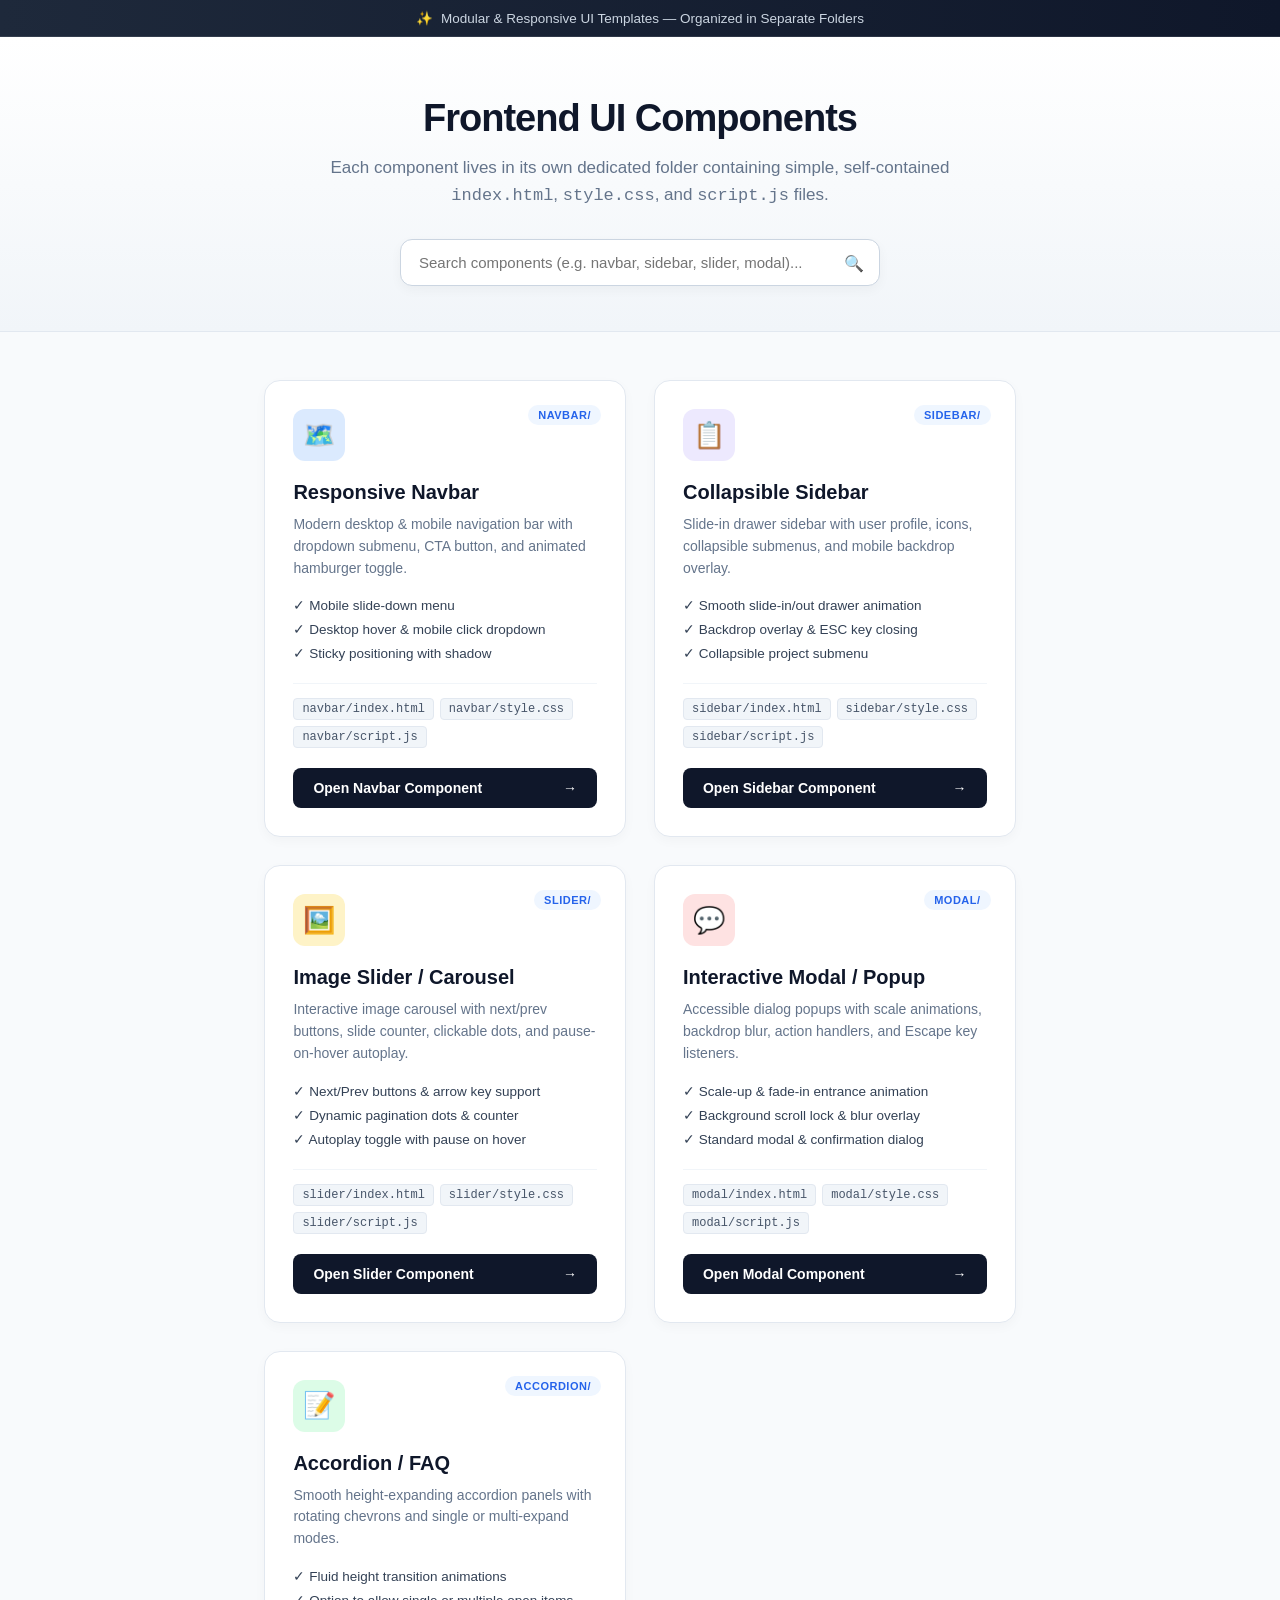
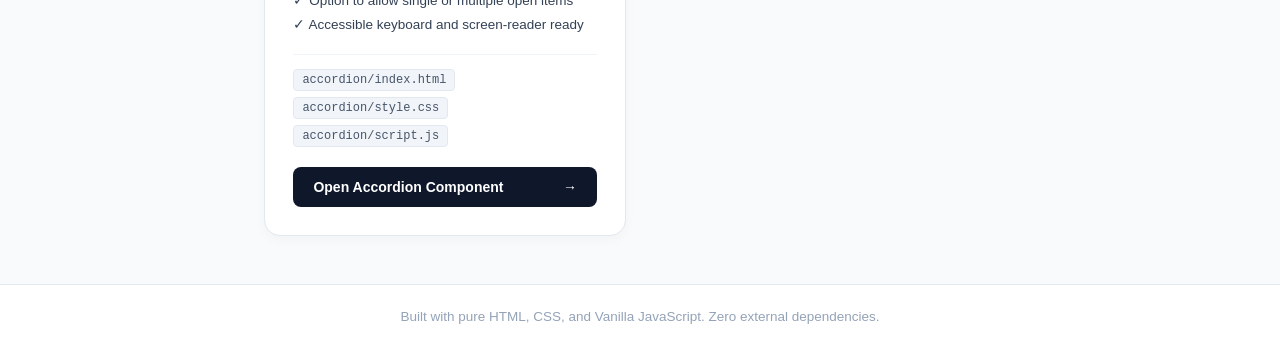
<file: index.html>
<!DOCTYPE html>
<html lang="en">
<head>
  <meta charset="UTF-8">
  <meta name="viewport" content="width=device-width, initial-scale=1.0">
  <title>UI Components Library - HTML, CSS & JS Templates</title>
  <link rel="stylesheet" href="style.css">
</head>
<body>

  <!-- Top Announcement Bar -->
  <header class="top-banner">
    <div class="banner-content">
      <span class="sparkle">&#10024;</span>
      <span>Modular & Responsive UI Templates &mdash; Organized in Separate Folders</span>
    </div>
  </header>

  <!-- Hero Section -->
  <section class="hero">
    <div class="container">
      <h1 class="hero-title">Frontend UI Components</h1>
      <p class="hero-subtitle">Each component lives in its own dedicated folder containing simple, self-contained <code>index.html</code>, <code>style.css</code>, and <code>script.js</code> files.</p>
      
      <!-- Search Filter Bar -->
      <div class="search-bar">
        <input type="text" id="searchInput" placeholder="Search components (e.g. navbar, sidebar, slider, modal)..." autocomplete="off">
        <span class="search-icon">&#128269;</span>
      </div>
    </div>
  </section>

  <!-- Components Grid -->
  <main class="container main-content">
    <div class="grid" id="componentsGrid">

      <!-- 1. NAVBAR CARD -->
      <article class="component-card" data-tags="navbar menu navigation header dropdown mobile hamburger">
        <div class="card-badge">navbar/</div>
        <div class="card-icon-wrapper nav-icon-bg">
          <span class="card-icon">&#128506;&#65039;</span>
        </div>
        <h2 class="card-title">Responsive Navbar</h2>
        <p class="card-desc">Modern desktop & mobile navigation bar with dropdown submenu, CTA button, and animated hamburger toggle.</p>
        
        <ul class="features-list">
          <li>&#10003; Mobile slide-down menu</li>
          <li>&#10003; Desktop hover & mobile click dropdown</li>
          <li>&#10003; Sticky positioning with shadow</li>
        </ul>

        <div class="files-tag-row">
          <span class="file-tag">navbar/index.html</span>
          <span class="file-tag">navbar/style.css</span>
          <span class="file-tag">navbar/script.js</span>
        </div>

        <a href="navbar/index.html" class="btn-open-page">
          <span>Open Navbar Component</span>
          <span class="arrow">&rarr;</span>
        </a>
      </article>

      <!-- 2. SIDEBAR CARD -->
      <article class="component-card" data-tags="sidebar drawer menu admin navigation panel collapse">
        <div class="card-badge">sidebar/</div>
        <div class="card-icon-wrapper sidebar-icon-bg">
          <span class="card-icon">&#128203;</span>
        </div>
        <h2 class="card-title">Collapsible Sidebar</h2>
        <p class="card-desc">Slide-in drawer sidebar with user profile, icons, collapsible submenus, and mobile backdrop overlay.</p>
        
        <ul class="features-list">
          <li>&#10003; Smooth slide-in/out drawer animation</li>
          <li>&#10003; Backdrop overlay & ESC key closing</li>
          <li>&#10003; Collapsible project submenu</li>
        </ul>

        <div class="files-tag-row">
          <span class="file-tag">sidebar/index.html</span>
          <span class="file-tag">sidebar/style.css</span>
          <span class="file-tag">sidebar/script.js</span>
        </div>

        <a href="sidebar/index.html" class="btn-open-page">
          <span>Open Sidebar Component</span>
          <span class="arrow">&rarr;</span>
        </a>
      </article>

      <!-- 3. SLIDER CARD -->
      <article class="component-card" data-tags="slider carousel image gallery swipe controls dots autoplay">
        <div class="card-badge">slider/</div>
        <div class="card-icon-wrapper slider-icon-bg">
          <span class="card-icon">&#128444;&#65039;</span>
        </div>
        <h2 class="card-title">Image Slider / Carousel</h2>
        <p class="card-desc">Interactive image carousel with next/prev buttons, slide counter, clickable dots, and pause-on-hover autoplay.</p>
        
        <ul class="features-list">
          <li>&#10003; Next/Prev buttons & arrow key support</li>
          <li>&#10003; Dynamic pagination dots & counter</li>
          <li>&#10003; Autoplay toggle with pause on hover</li>
        </ul>

        <div class="files-tag-row">
          <span class="file-tag">slider/index.html</span>
          <span class="file-tag">slider/style.css</span>
          <span class="file-tag">slider/script.js</span>
        </div>

        <a href="slider/index.html" class="btn-open-page">
          <span>Open Slider Component</span>
          <span class="arrow">&rarr;</span>
        </a>
      </article>

      <!-- 4. MODAL CARD -->
      <article class="component-card" data-tags="modal popup dialog alert confirm prompt overlay">
        <div class="card-badge">modal/</div>
        <div class="card-icon-wrapper modal-icon-bg">
          <span class="card-icon">&#128172;</span>
        </div>
        <h2 class="card-title">Interactive Modal / Popup</h2>
        <p class="card-desc">Accessible dialog popups with scale animations, backdrop blur, action handlers, and Escape key listeners.</p>
        
        <ul class="features-list">
          <li>&#10003; Scale-up & fade-in entrance animation</li>
          <li>&#10003; Background scroll lock & blur overlay</li>
          <li>&#10003; Standard modal & confirmation dialog</li>
        </ul>

        <div class="files-tag-row">
          <span class="file-tag">modal/index.html</span>
          <span class="file-tag">modal/style.css</span>
          <span class="file-tag">modal/script.js</span>
        </div>

        <a href="modal/index.html" class="btn-open-page">
          <span>Open Modal Component</span>
          <span class="arrow">&rarr;</span>
        </a>
      </article>

      <!-- 5. ACCORDION CARD -->
      <article class="component-card" data-tags="accordion faq collapse expandable toggle dropdown">
        <div class="card-badge">accordion/</div>
        <div class="card-icon-wrapper accordion-icon-bg">
          <span class="card-icon">&#128221;</span>
        </div>
        <h2 class="card-title">Accordion / FAQ</h2>
        <p class="card-desc">Smooth height-expanding accordion panels with rotating chevrons and single or multi-expand modes.</p>
        
        <ul class="features-list">
          <li>&#10003; Fluid height transition animations</li>
          <li>&#10003; Option to allow single or multiple open items</li>
          <li>&#10003; Accessible keyboard and screen-reader ready</li>
        </ul>

        <div class="files-tag-row">
          <span class="file-tag">accordion/index.html</span>
          <span class="file-tag">accordion/style.css</span>
          <span class="file-tag">accordion/script.js</span>
        </div>

        <a href="accordion/index.html" class="btn-open-page">
          <span>Open Accordion Component</span>
          <span class="arrow">&rarr;</span>
        </a>
      </article>

    </div>

    <!-- No results message for search -->
    <div class="no-results" id="noResults" style="display: none;">
      <p>No components found matching your search.</p>
    </div>
  </main>

  <!-- Footer -->
  <footer class="footer">
    <div class="container">
      <p>Built with pure HTML, CSS, and Vanilla JavaScript. Zero external dependencies.</p>
    </div>
  </footer>

  <script src="script.js"></script>
</body>
</html>
</file>
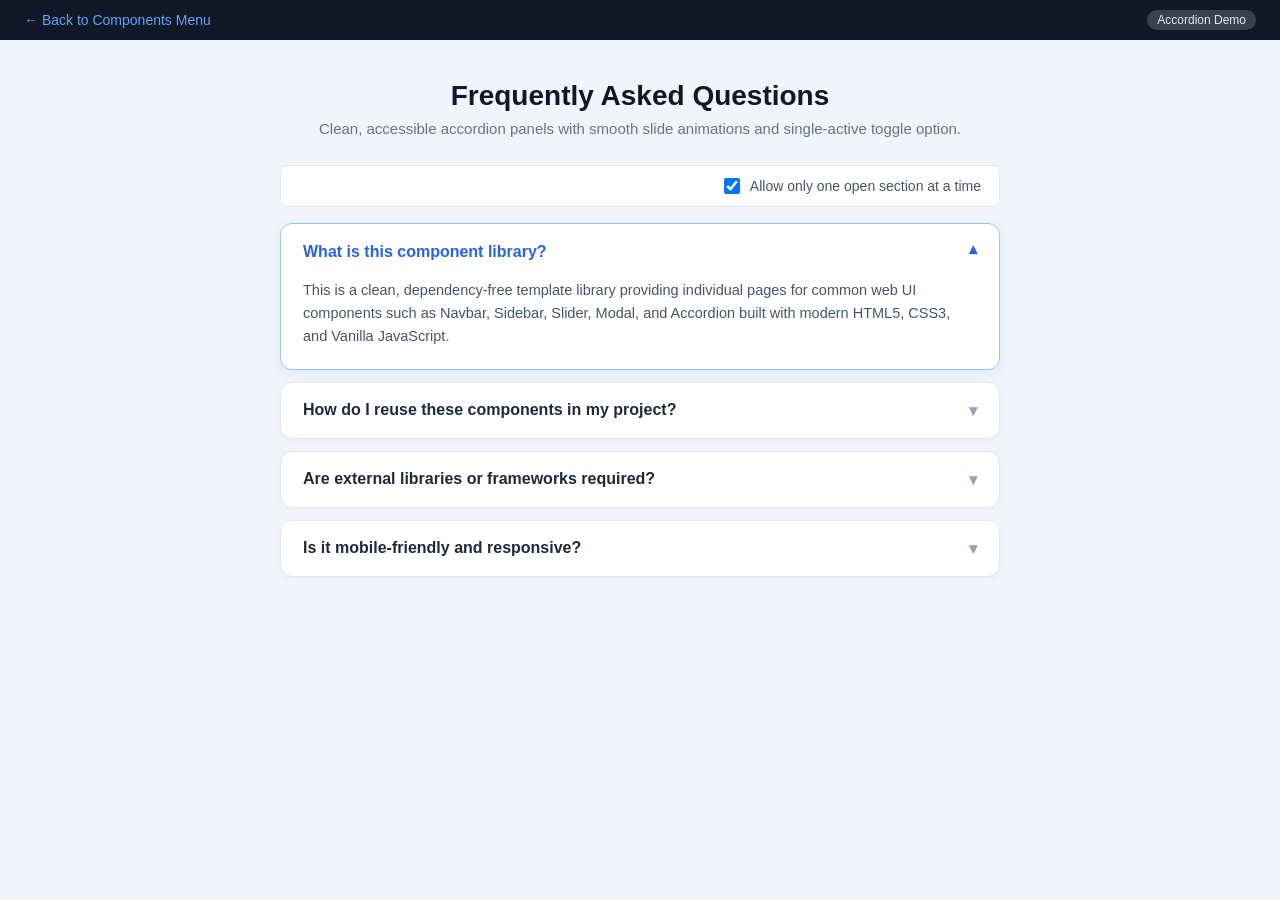
<file: accordion/index.html>
<!DOCTYPE html>
<html lang="en">
<head>
  <meta charset="UTF-8">
  <meta name="viewport" content="width=device-width, initial-scale=1.0">
  <title>Collapsible Accordion / FAQ - Simple HTML, CSS & JS</title>
  <link rel="stylesheet" href="style.css">
</head>
<body>

  <!-- Top Hub Navigation -->
  <div class="demo-topbar">
    <a href="../index.html" class="back-link">&larr; Back to Components Menu</a>
    <span class="badge">Accordion Demo</span>
  </div>

  <main class="page-container">
    <div class="intro-box">
      <h1>Frequently Asked Questions</h1>
      <p>Clean, accessible accordion panels with smooth slide animations and single-active toggle option.</p>
    </div>

    <!-- Mode Selector: Single open vs Multi open -->
    <div class="accordion-toolbar">
      <label class="toggle-label">
        <input type="checkbox" id="singleModeCheckbox" checked>
        <span>Allow only one open section at a time</span>
      </label>
    </div>

    <!-- ================= ACCORDION START ================= -->
    <div class="accordion" id="accordion">

      <!-- Item 1 -->
      <div class="accordion-item active">
        <button class="accordion-header" aria-expanded="true">
          <span class="header-title">What is this component library?</span>
          <span class="chevron">&#9662;</span>
        </button>
        <div class="accordion-content">
          <div class="content-inner">
            This is a clean, dependency-free template library providing individual pages for common web UI components such as Navbar, Sidebar, Slider, Modal, and Accordion built with modern HTML5, CSS3, and Vanilla JavaScript.
          </div>
        </div>
      </div>

      <!-- Item 2 -->
      <div class="accordion-item">
        <button class="accordion-header" aria-expanded="false">
          <span class="header-title">How do I reuse these components in my project?</span>
          <span class="chevron">&#9662;</span>
        </button>
        <div class="accordion-content">
          <div class="content-inner">
            Each component has its own dedicated HTML, CSS, and JS files. To use any component, simply copy its corresponding HTML markup, paste the CSS rules into your stylesheet, and include the small JavaScript snippet.
          </div>
        </div>
      </div>

      <!-- Item 3 -->
      <div class="accordion-item">
        <button class="accordion-header" aria-expanded="false">
          <span class="header-title">Are external libraries or frameworks required?</span>
          <span class="chevron">&#9662;</span>
        </button>
        <div class="accordion-content">
          <div class="content-inner">
            No! Everything is built using standard Vanilla JavaScript, pure CSS, and semantic HTML. No React, jQuery, Bootstrap, or Tailwind is required, making the code extremely fast and easy to understand.
          </div>
        </div>
      </div>

      <!-- Item 4 -->
      <div class="accordion-item">
        <button class="accordion-header" aria-expanded="false">
          <span class="header-title">Is it mobile-friendly and responsive?</span>
          <span class="chevron">&#9662;</span>
        </button>
        <div class="accordion-content">
          <div class="content-inner">
            Yes, all components are built mobile-first and fluidly adapt to screens of any size, from small smartphones to large desktop displays.
          </div>
        </div>
      </div>

    </div>
    <!-- ================= ACCORDION END ================= -->

  </main>

  <script src="script.js"></script>
</body>
</html>
</file>
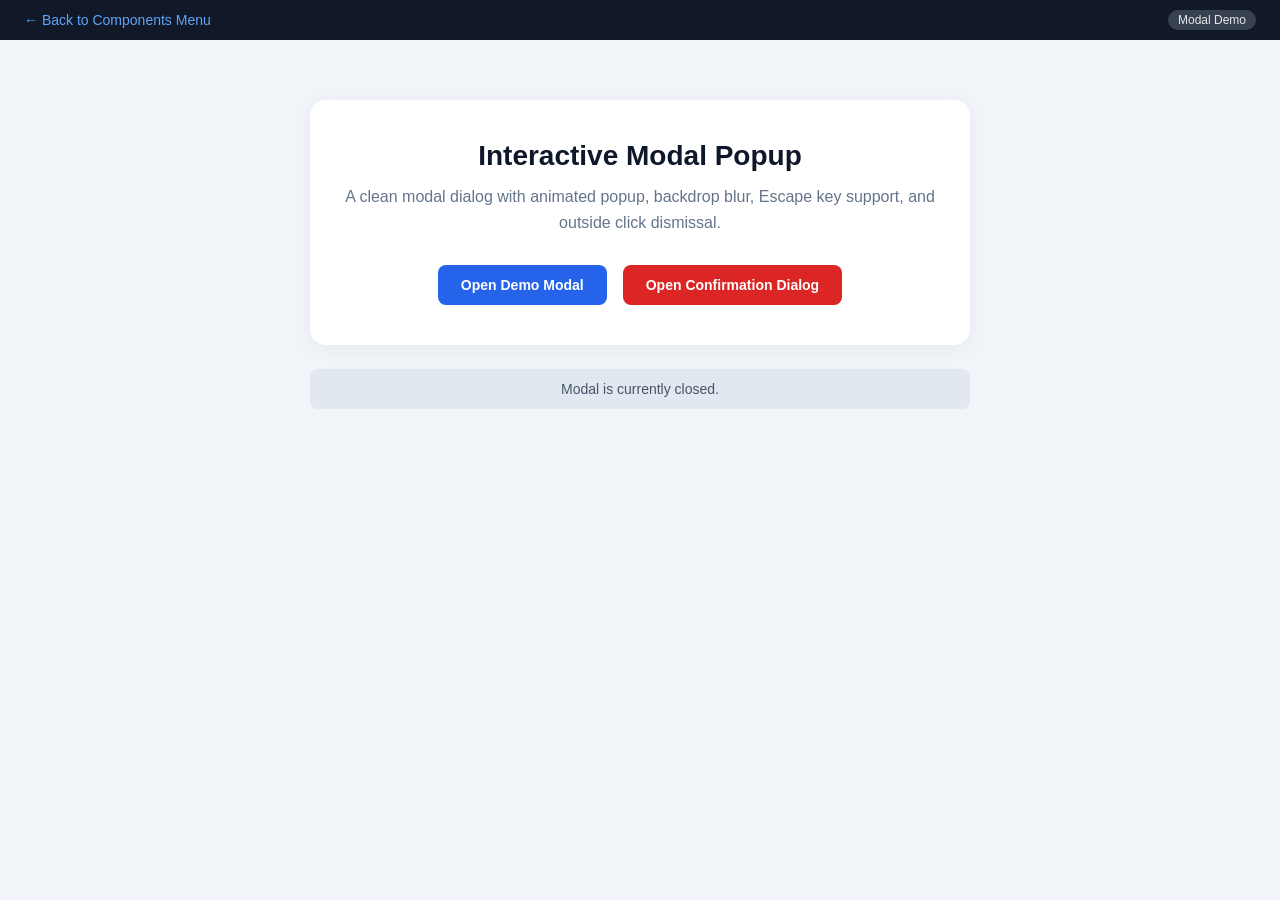
<file: modal/index.html>
<!DOCTYPE html>
<html lang="en">
<head>
  <meta charset="UTF-8">
  <meta name="viewport" content="width=device-width, initial-scale=1.0">
  <title>Interactive Modal / Popup - Simple HTML, CSS & JS</title>
  <link rel="stylesheet" href="style.css">
</head>
<body>

  <!-- Top Hub Navigation -->
  <div class="demo-topbar">
    <a href="../index.html" class="back-link">&larr; Back to Components Menu</a>
    <span class="badge">Modal Demo</span>
  </div>

  <main class="page-container">
    <div class="intro-box">
      <h1>Interactive Modal Popup</h1>
      <p>A clean modal dialog with animated popup, backdrop blur, Escape key support, and outside click dismissal.</p>
      
      <!-- Open Modal Trigger Buttons -->
      <div class="button-group">
        <button class="btn btn-primary" id="openModalBtn">Open Demo Modal</button>
        <button class="btn btn-danger" id="openConfirmBtn">Open Confirmation Dialog</button>
      </div>
    </div>

    <!-- Status Message -->
    <div class="status-box" id="statusBox">Modal is currently closed.</div>
  </main>

  <!-- ================= MODAL 1: Standard Modal ================= -->
  <div class="modal-overlay" id="demoModalOverlay">
    <div class="modal-container" role="dialog" aria-modal="true" aria-labelledby="modalTitle">
      
      <!-- Modal Header -->
      <div class="modal-header">
        <h3 id="modalTitle">Welcome to DevStudio</h3>
        <button class="modal-close-btn" id="closeModalBtn" aria-label="Close modal">&times;</button>
      </div>

      <!-- Modal Body -->
      <div class="modal-body">
        <p>This is a lightweight, responsive modal dialog window built with pure HTML, CSS, and Vanilla JavaScript.</p>
        <div class="modal-feature-list">
          <div class="feature-item">
            <span class="check-icon">&#10003;</span>
            <span>Smooth scale-up and fade-in animation</span>
          </div>
          <div class="feature-item">
            <span class="check-icon">&#10003;</span>
            <span>Click outside (overlay) or press <code>Esc</code> to exit</span>
          </div>
          <div class="feature-item">
            <span class="check-icon">&#10003;</span>
            <span>Accessible layout with proper focus handling</span>
          </div>
        </div>
      </div>

      <!-- Modal Footer -->
      <div class="modal-footer">
        <button class="btn btn-secondary" id="cancelModalBtn">Cancel</button>
        <button class="btn btn-primary" id="acceptModalBtn">Got it, thanks!</button>
      </div>

    </div>
  </div>

  <!-- ================= MODAL 2: Confirm Delete Dialog ================= -->
  <div class="modal-overlay" id="confirmModalOverlay">
    <div class="modal-container modal-small" role="dialog" aria-modal="true">
      <div class="modal-header">
        <h3>Confirm Action</h3>
        <button class="modal-close-btn" id="closeConfirmBtn">&times;</button>
      </div>
      <div class="modal-body">
        <p>Are you sure you want to proceed with this action? This operation cannot be undone.</p>
      </div>
      <div class="modal-footer">
        <button class="btn btn-secondary" id="cancelConfirmBtn">Cancel</button>
        <button class="btn btn-danger" id="actionConfirmBtn">Delete Forever</button>
      </div>
    </div>
  </div>

  <script src="script.js"></script>
</body>
</html>
</file>
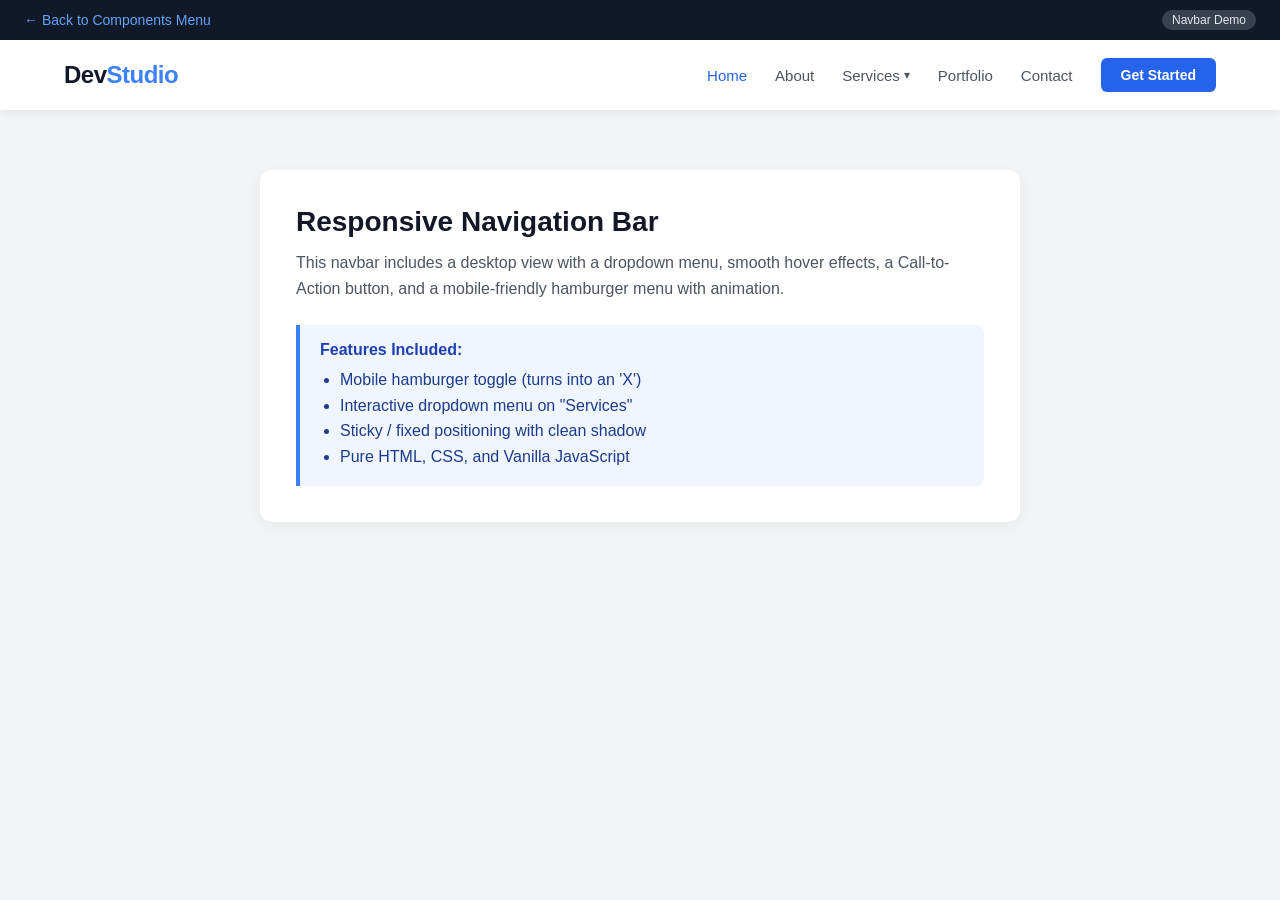
<file: navbar/index.html>
<!DOCTYPE html>
<html lang="en">
<head>
  <meta charset="UTF-8">
  <meta name="viewport" content="width=device-width, initial-scale=1.0">
  <title>Responsive Navbar - Simple HTML, CSS & JS</title>
  <link rel="stylesheet" href="style.css">
</head>
<body>

  <!-- Top Hub Navigation -->
  <div class="demo-topbar">
    <a href="../index.html" class="back-link">&larr; Back to Components Menu</a>
    <span class="badge">Navbar Demo</span>
  </div>

  <!-- ================= NAVBAR START ================= -->
  <header class="header">
    <nav class="navbar">
      <!-- Logo -->
      <a href="#" class="nav-logo">Dev<span>Studio</span></a>

      <!-- Navigation Links -->
      <ul class="nav-menu" id="navMenu">
        <li class="nav-item">
          <a href="#" class="nav-link active">Home</a>
        </li>
        <li class="nav-item">
          <a href="#" class="nav-link">About</a>
        </li>
        <!-- Dropdown Menu Item -->
        <li class="nav-item dropdown">
          <a href="#" class="nav-link dropdown-toggle" id="servicesToggle">
            Services <span class="arrow">&#9662;</span>
          </a>
          <ul class="dropdown-menu" id="dropdownMenu">
            <li><a href="#" class="dropdown-link">Web Design</a></li>
            <li><a href="#" class="dropdown-link">App Development</a></li>
            <li><a href="#" class="dropdown-link">SEO & Marketing</a></li>
          </ul>
        </li>
        <li class="nav-item">
          <a href="#" class="nav-link">Portfolio</a>
        </li>
        <li class="nav-item">
          <a href="#" class="nav-link">Contact</a>
        </li>
        <li class="nav-item nav-btn-item">
          <a href="#" class="btn-cta">Get Started</a>
        </li>
      </ul>

      <!-- Hamburger Menu Button (Mobile) -->
      <button class="hamburger" id="hamburgerBtn" aria-label="Toggle navigation menu">
        <span class="bar"></span>
        <span class="bar"></span>
        <span class="bar"></span>
      </button>
    </nav>
  </header>
  <!-- ================= NAVBAR END ================= -->

  <!-- Page Content to demonstrate scrolling/positioning -->
  <main class="content-demo">
    <div class="demo-card">
      <h1>Responsive Navigation Bar</h1>
      <p>This navbar includes a desktop view with a dropdown menu, smooth hover effects, a Call-to-Action button, and a mobile-friendly hamburger menu with animation.</p>
      <div class="instructions">
        <h3>Features Included:</h3>
        <ul>
          <li>Mobile hamburger toggle (turns into an 'X')</li>
          <li>Interactive dropdown menu on "Services"</li>
          <li>Sticky / fixed positioning with clean shadow</li>
          <li>Pure HTML, CSS, and Vanilla JavaScript</li>
        </ul>
      </div>
    </div>
  </main>

  <script src="script.js"></script>
</body>
</html>
</file>
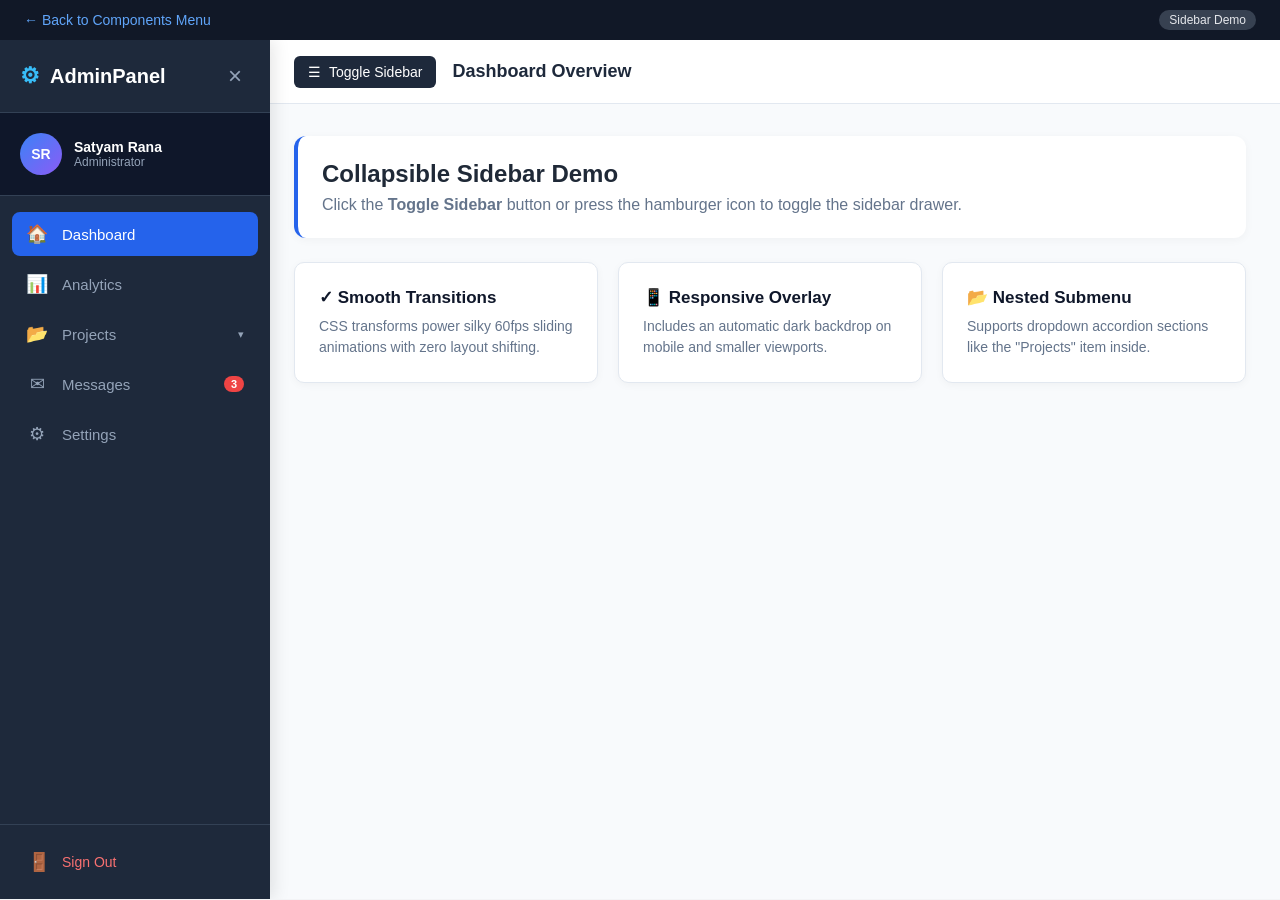
<file: sidebar/index.html>
<!DOCTYPE html>
<html lang="en">
<head>
  <meta charset="UTF-8">
  <meta name="viewport" content="width=device-width, initial-scale=1.0">
  <title>Collapsible Sidebar - Simple HTML, CSS & JS</title>
  <link rel="stylesheet" href="style.css">
</head>
<body>

  <!-- Top Hub Navigation -->
  <div class="demo-topbar">
    <a href="../index.html" class="back-link">&larr; Back to Components Menu</a>
    <span class="badge">Sidebar Demo</span>
  </div>

  <div class="app-container">

    <!-- Backdrop Overlay for Mobile / Drawer mode -->
    <div class="overlay" id="sidebarOverlay"></div>

    <!-- ================= SIDEBAR START ================= -->
    <aside class="sidebar" id="sidebar">
      
      <!-- Sidebar Header -->
      <div class="sidebar-header">
        <div class="sidebar-logo">
          <span class="logo-icon">&#9881;</span>
          <span class="logo-text">AdminPanel</span>
        </div>
        <button class="close-sidebar-btn" id="closeSidebarBtn" title="Close Sidebar">&times;</button>
      </div>

      <!-- User Profile Card -->
      <div class="sidebar-profile">
        <div class="avatar">SR</div>
        <div class="profile-info">
          <span class="profile-name">Satyam Rana</span>
          <span class="profile-role">Administrator</span>
        </div>
      </div>

      <!-- Navigation Links -->
      <nav class="sidebar-nav">
        <ul class="nav-list">
          <li class="nav-item">
            <a href="#" class="nav-link active">
              <span class="nav-icon">&#127968;</span>
              <span class="nav-text">Dashboard</span>
            </a>
          </li>

          <li class="nav-item">
            <a href="#" class="nav-link">
              <span class="nav-icon">&#128202;</span>
              <span class="nav-text">Analytics</span>
            </a>
          </li>

          <!-- Collapsible Submenu -->
          <li class="nav-item has-submenu" id="projectsMenu">
            <a href="#" class="nav-link submenu-trigger" id="projectsTrigger">
              <span class="nav-icon">&#128194;</span>
              <span class="nav-text">Projects</span>
              <span class="submenu-arrow">&#9662;</span>
            </a>
            <ul class="submenu" id="projectsSubmenu">
              <li><a href="#" class="submenu-link">Active Tasks</a></li>
              <li><a href="#" class="submenu-link">Completed</a></li>
              <li><a href="#" class="submenu-link">New Project +</a></li>
            </ul>
          </li>

          <li class="nav-item">
            <a href="#" class="nav-link">
              <span class="nav-icon">&#9993;</span>
              <span class="nav-text">Messages</span>
              <span class="badge-count">3</span>
            </a>
          </li>

          <li class="nav-item">
            <a href="#" class="nav-link">
              <span class="nav-icon">&#9881;</span>
              <span class="nav-text">Settings</span>
            </a>
          </li>
        </ul>
      </nav>

      <!-- Sidebar Footer -->
      <div class="sidebar-footer">
        <a href="#" class="logout-link">
          <span class="nav-icon">&#128682;</span>
          <span class="nav-text">Sign Out</span>
        </a>
      </div>

    </aside>
    <!-- ================= SIDEBAR END ================= -->

    <!-- Main Content Area -->
    <main class="main-content">
      <header class="content-header">
        <button class="open-sidebar-btn" id="openSidebarBtn">
          &#9776; <span>Toggle Sidebar</span>
        </button>
        <h2>Dashboard Overview</h2>
      </header>

      <div class="content-body">
        <div class="welcome-box">
          <h1>Collapsible Sidebar Demo</h1>
          <p>Click the <strong>Toggle Sidebar</strong> button or press the hamburger icon to toggle the sidebar drawer.</p>
        </div>

        <div class="cards-grid">
          <div class="card">
            <h3>&#10003; Smooth Transitions</h3>
            <p>CSS transforms power silky 60fps sliding animations with zero layout shifting.</p>
          </div>
          <div class="card">
            <h3>&#128241; Responsive Overlay</h3>
            <p>Includes an automatic dark backdrop on mobile and smaller viewports.</p>
          </div>
          <div class="card">
            <h3>&#128194; Nested Submenu</h3>
            <p>Supports dropdown accordion sections like the "Projects" item inside.</p>
          </div>
        </div>
      </div>
    </main>

  </div>

  <script src="script.js"></script>
</body>
</html>
</file>
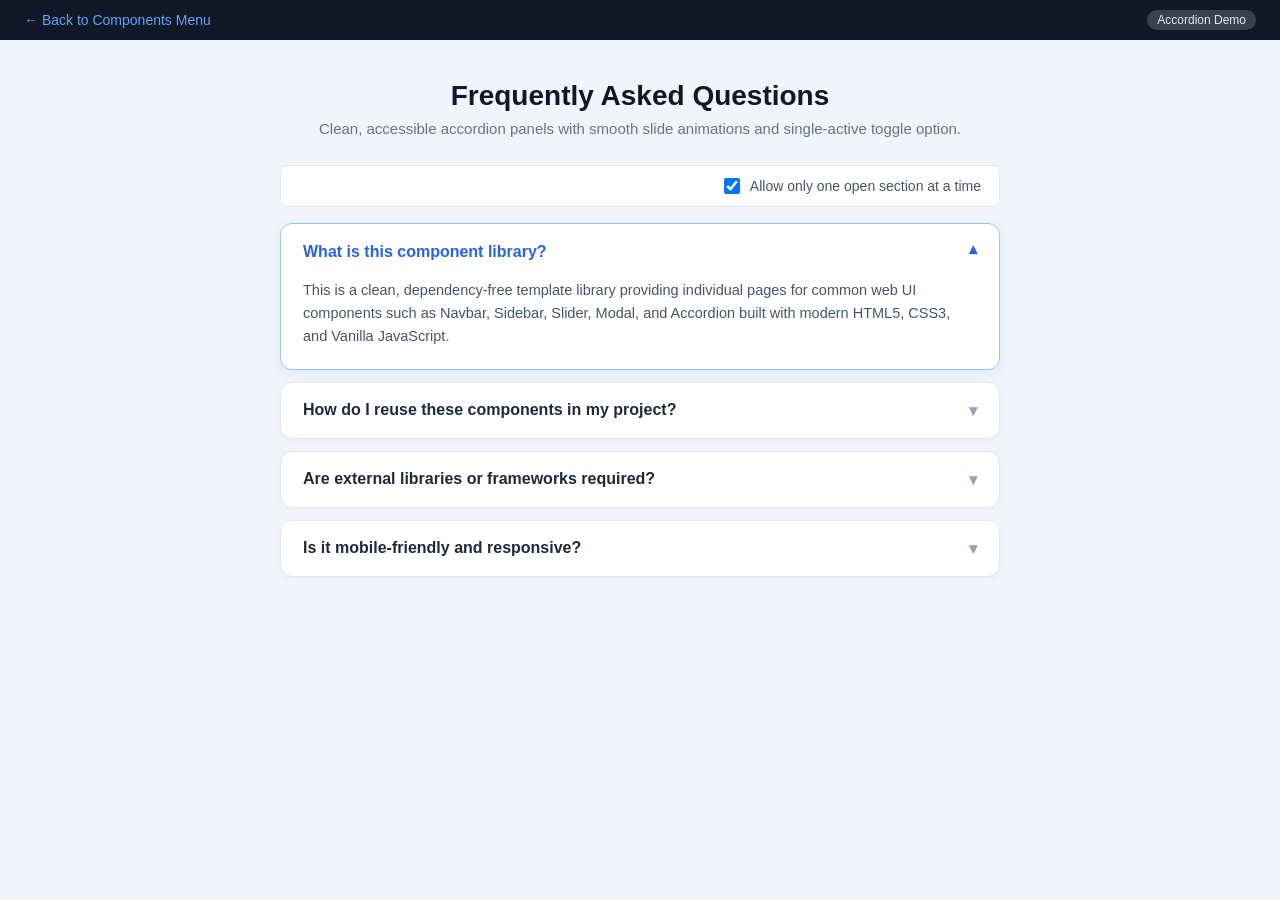
<file: accordion.html>
<!DOCTYPE html>
<html lang="en">
<head>
  <meta charset="UTF-8">
  <meta name="viewport" content="width=device-width, initial-scale=1.0">
  <title>Collapsible Accordion / FAQ - Simple HTML, CSS & JS</title>
  <link rel="stylesheet" href="accordion.css">
</head>
<body>

  <!-- Top Hub Navigation -->
  <div class="demo-topbar">
    <a href="index.html" class="back-link">&larr; Back to Components Menu</a>
    <span class="badge">Accordion Demo</span>
  </div>

  <main class="page-container">
    <div class="intro-box">
      <h1>Frequently Asked Questions</h1>
      <p>Clean, accessible accordion panels with smooth slide animations and single-active toggle option.</p>
    </div>

    <!-- Mode Selector: Single open vs Multi open -->
    <div class="accordion-toolbar">
      <label class="toggle-label">
        <input type="checkbox" id="singleModeCheckbox" checked>
        <span>Allow only one open section at a time</span>
      </label>
    </div>

    <!-- ================= ACCORDION START ================= -->
    <div class="accordion" id="accordion">

      <!-- Item 1 -->
      <div class="accordion-item active">
        <button class="accordion-header" aria-expanded="true">
          <span class="header-title">What is this component library?</span>
          <span class="chevron">&#9662;</span>
        </button>
        <div class="accordion-content">
          <div class="content-inner">
            This is a clean, dependency-free template library providing individual pages for common web UI components such as Navbar, Sidebar, Slider, Modal, and Accordion built with modern HTML5, CSS3, and Vanilla JavaScript.
          </div>
        </div>
      </div>

      <!-- Item 2 -->
      <div class="accordion-item">
        <button class="accordion-header" aria-expanded="false">
          <span class="header-title">How do I reuse these components in my project?</span>
          <span class="chevron">&#9662;</span>
        </button>
        <div class="accordion-content">
          <div class="content-inner">
            Each component has its own dedicated HTML, CSS, and JS files. To use any component, simply copy its corresponding HTML markup, paste the CSS rules into your stylesheet, and include the small JavaScript snippet.
          </div>
        </div>
      </div>

      <!-- Item 3 -->
      <div class="accordion-item">
        <button class="accordion-header" aria-expanded="false">
          <span class="header-title">Are external libraries or frameworks required?</span>
          <span class="chevron">&#9662;</span>
        </button>
        <div class="accordion-content">
          <div class="content-inner">
            No! Everything is built using standard Vanilla JavaScript, pure CSS, and semantic HTML. No React, jQuery, Bootstrap, or Tailwind is required, making the code extremely fast and easy to understand.
          </div>
        </div>
      </div>

      <!-- Item 4 -->
      <div class="accordion-item">
        <button class="accordion-header" aria-expanded="false">
          <span class="header-title">Is it mobile-friendly and responsive?</span>
          <span class="chevron">&#9662;</span>
        </button>
        <div class="accordion-content">
          <div class="content-inner">
            Yes, all components are built mobile-first and fluidly adapt to screens of any size, from small smartphones to large desktop displays.
          </div>
        </div>
      </div>

    </div>
    <!-- ================= ACCORDION END ================= -->

  </main>

  <script src="accordion.js"></script>
</body>
</html>
</file>
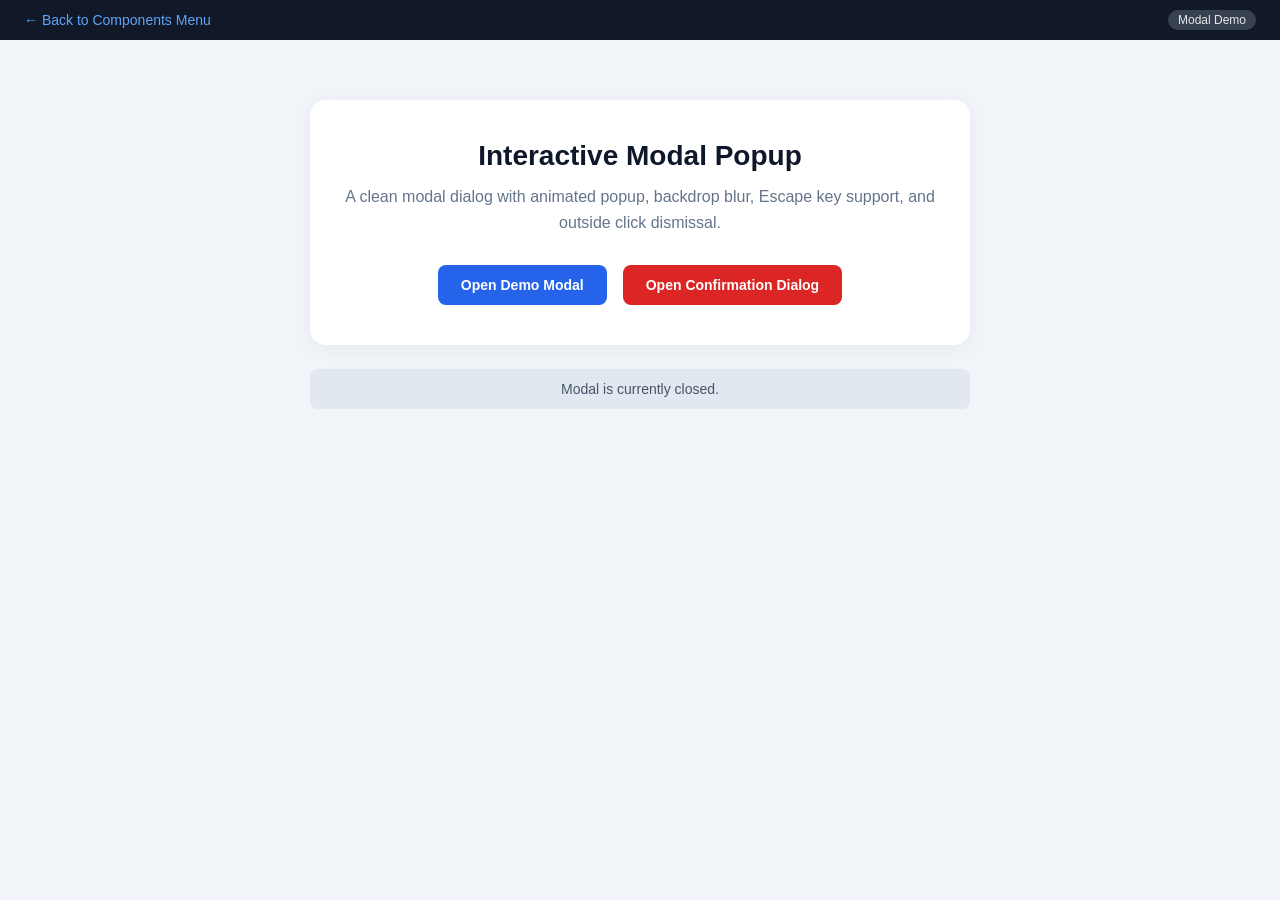
<file: modal.html>
<!DOCTYPE html>
<html lang="en">
<head>
  <meta charset="UTF-8">
  <meta name="viewport" content="width=device-width, initial-scale=1.0">
  <title>Interactive Modal / Popup - Simple HTML, CSS & JS</title>
  <link rel="stylesheet" href="modal.css">
</head>
<body>

  <!-- Top Hub Navigation -->
  <div class="demo-topbar">
    <a href="index.html" class="back-link">&larr; Back to Components Menu</a>
    <span class="badge">Modal Demo</span>
  </div>

  <main class="page-container">
    <div class="intro-box">
      <h1>Interactive Modal Popup</h1>
      <p>A clean modal dialog with animated popup, backdrop blur, Escape key support, and outside click dismissal.</p>
      
      <!-- Open Modal Trigger Buttons -->
      <div class="button-group">
        <button class="btn btn-primary" id="openModalBtn">Open Demo Modal</button>
        <button class="btn btn-danger" id="openConfirmBtn">Open Confirmation Dialog</button>
      </div>
    </div>

    <!-- Status Message -->
    <div class="status-box" id="statusBox">Modal is currently closed.</div>
  </main>

  <!-- ================= MODAL 1: Standard Modal ================= -->
  <div class="modal-overlay" id="demoModalOverlay">
    <div class="modal-container" role="dialog" aria-modal="true" aria-labelledby="modalTitle">
      
      <!-- Modal Header -->
      <div class="modal-header">
        <h3 id="modalTitle">Welcome to DevStudio</h3>
        <button class="modal-close-btn" id="closeModalBtn" aria-label="Close modal">&times;</button>
      </div>

      <!-- Modal Body -->
      <div class="modal-body">
        <p>This is a lightweight, responsive modal dialog window built with pure HTML, CSS, and Vanilla JavaScript.</p>
        <div class="modal-feature-list">
          <div class="feature-item">
            <span class="check-icon">&#10003;</span>
            <span>Smooth scale-up and fade-in animation</span>
          </div>
          <div class="feature-item">
            <span class="check-icon">&#10003;</span>
            <span>Click outside (overlay) or press <code>Esc</code> to exit</span>
          </div>
          <div class="feature-item">
            <span class="check-icon">&#10003;</span>
            <span>Accessible layout with proper focus handling</span>
          </div>
        </div>
      </div>

      <!-- Modal Footer -->
      <div class="modal-footer">
        <button class="btn btn-secondary" id="cancelModalBtn">Cancel</button>
        <button class="btn btn-primary" id="acceptModalBtn">Got it, thanks!</button>
      </div>

    </div>
  </div>

  <!-- ================= MODAL 2: Confirm Delete Dialog ================= -->
  <div class="modal-overlay" id="confirmModalOverlay">
    <div class="modal-container modal-small" role="dialog" aria-modal="true">
      <div class="modal-header">
        <h3>Confirm Action</h3>
        <button class="modal-close-btn" id="closeConfirmBtn">&times;</button>
      </div>
      <div class="modal-body">
        <p>Are you sure you want to proceed with this action? This operation cannot be undone.</p>
      </div>
      <div class="modal-footer">
        <button class="btn btn-secondary" id="cancelConfirmBtn">Cancel</button>
        <button class="btn btn-danger" id="actionConfirmBtn">Delete Forever</button>
      </div>
    </div>
  </div>

  <script src="modal.js"></script>
</body>
</html>
</file>
<file: style.css>
/* Reset & Global */
* {
  margin: 0;
  padding: 0;
  box-sizing: border-box;
}

body {
  font-family: -apple-system, BlinkMacSystemFont, "Segoe UI", Roboto, Helvetica, Arial, sans-serif;
  background-color: #f8fafc;
  color: #1e293b;
  min-height: 100vh;
  display: flex;
  flex-direction: column;
}

.container {
  max-width: 1200px;
  margin: 0 auto;
  padding: 0 24px;
}

/* Top Banner */
.top-banner {
  background: linear-gradient(90deg, #1e293b, #0f172a);
  color: #cbd5e1;
  padding: 10px 0;
  font-size: 13.5px;
  border-bottom: 1px solid rgba(255, 255, 255, 0.1);
}

.banner-content {
  display: flex;
  align-items: center;
  justify-content: center;
  gap: 8px;
}

.sparkle {
  color: #fbbf24;
}

/* Hero Section */
.hero {
  background: linear-gradient(180deg, #ffffff 0%, #f1f5f9 100%);
  padding: 60px 0 45px 0;
  text-align: center;
  border-bottom: 1px solid #e2e8f0;
}

.hero-title {
  font-size: 38px;
  font-weight: 800;
  color: #0f172a;
  letter-spacing: -1px;
  margin-bottom: 14px;
}

.hero-subtitle {
  font-size: 17px;
  color: #64748b;
  max-width: 620px;
  margin: 0 auto 30px auto;
  line-height: 1.6;
}

/* Search Bar */
.search-bar {
  max-width: 480px;
  margin: 0 auto;
  position: relative;
}

.search-bar input {
  width: 100%;
  padding: 14px 44px 14px 18px;
  border-radius: 12px;
  border: 1px solid #cbd5e1;
  font-size: 15px;
  outline: none;
  background-color: #ffffff;
  box-shadow: 0 4px 12px rgba(0, 0, 0, 0.04);
  transition: border-color 0.2s, box-shadow 0.2s;
}

.search-bar input:focus {
  border-color: #3b82f6;
  box-shadow: 0 0 0 3px rgba(59, 130, 246, 0.15);
}

.search-icon {
  position: absolute;
  right: 16px;
  top: 50%;
  transform: translateY(-50%);
  font-size: 16px;
  color: #94a3b8;
  pointer-events: none;
}

/* Main Grid Area */
.main-content {
  flex: 1;
  padding: 48px 24px;
}

.grid {
  display: grid;
  grid-template-columns: repeat(auto-fill, minmax(340px, 1fr));
  gap: 28px;
}

/* Component Cards */
.component-card {
  background-color: #ffffff;
  border-radius: 16px;
  border: 1px solid #e2e8f0;
  padding: 28px;
  display: flex;
  flex-direction: column;
  position: relative;
  box-shadow: 0 4px 12px rgba(0, 0, 0, 0.03);
  transition: transform 0.25s ease, box-shadow 0.25s ease, border-color 0.25s ease;
}

.component-card:hover {
  transform: translateY(-4px);
  box-shadow: 0 12px 24px rgba(0, 0, 0, 0.08);
  border-color: #93c5fd;
}

.card-badge {
  position: absolute;
  top: 24px;
  right: 24px;
  font-size: 11px;
  font-weight: 700;
  text-transform: uppercase;
  letter-spacing: 0.5px;
  background-color: #eff6ff;
  color: #2563eb;
  padding: 4px 10px;
  border-radius: 9999px;
}

/* Card Icons */
.card-icon-wrapper {
  width: 52px;
  height: 52px;
  border-radius: 12px;
  display: flex;
  align-items: center;
  justify-content: center;
  margin-bottom: 20px;
}

.card-icon {
  font-size: 26px;
}

.nav-icon-bg {
  background-color: #dbeafe;
}

.sidebar-icon-bg {
  background-color: #ede9fe;
}

.slider-icon-bg {
  background-color: #fef3c7;
}

.modal-icon-bg {
  background-color: #fee2e2;
}

.accordion-icon-bg {
  background-color: #dcfce7;
}

.card-title {
  font-size: 20px;
  font-weight: 700;
  color: #0f172a;
  margin-bottom: 10px;
}

.card-desc {
  font-size: 14px;
  color: #64748b;
  line-height: 1.55;
  margin-bottom: 18px;
}

/* Features List */
.features-list {
  list-style: none;
  display: flex;
  flex-direction: column;
  gap: 8px;
  margin-bottom: 22px;
  font-size: 13.5px;
  color: #334155;
}

/* File tags */
.files-tag-row {
  display: flex;
  flex-wrap: wrap;
  gap: 6px;
  margin-top: auto;
  margin-bottom: 20px;
  padding-top: 14px;
  border-top: 1px solid #f1f5f9;
}

.file-tag {
  background-color: #f1f5f9;
  color: #475569;
  font-family: monospace;
  font-size: 12px;
  padding: 3px 8px;
  border-radius: 4px;
  border: 1px solid #e2e8f0;
}

/* Open Page Button */
.btn-open-page {
  display: flex;
  align-items: center;
  justify-content: space-between;
  background-color: #0f172a;
  color: #ffffff;
  padding: 12px 20px;
  border-radius: 8px;
  text-decoration: none;
  font-size: 14px;
  font-weight: 600;
  transition: background-color 0.2s, transform 0.15s;
}

.btn-open-page:hover {
  background-color: #2563eb;
  transform: translateY(-1px);
}

.btn-open-page .arrow {
  transition: transform 0.2s ease;
}

.btn-open-page:hover .arrow {
  transform: translateX(4px);
}

/* No results state */
.no-results {
  text-align: center;
  padding: 60px 20px;
  color: #94a3b8;
  font-size: 16px;
}

/* Footer */
.footer {
  background-color: #ffffff;
  border-top: 1px solid #e2e8f0;
  padding: 24px 0;
  text-align: center;
  color: #94a3b8;
  font-size: 13.5px;
}

/* Responsive */
@media (max-width: 640px) {
  .hero-title {
    font-size: 28px;
  }
  .grid {
    grid-template-columns: 1fr;
  }
}
</file>
<file: accordion/style.css>
/* Reset & Base Styles */
* {
  margin: 0;
  padding: 0;
  box-sizing: border-box;
}

body {
  font-family: -apple-system, BlinkMacSystemFont, "Segoe UI", Roboto, Helvetica, Arial, sans-serif;
  background-color: #f1f5f9;
  color: #1e293b;
  min-height: 100vh;
}

/* Demo Topbar */
.demo-topbar {
  background-color: #111827;
  color: #9ca3af;
  padding: 10px 24px;
  display: flex;
  justify-content: space-between;
  align-items: center;
  font-size: 14px;
}

.demo-topbar .back-link {
  color: #60a5fa;
  text-decoration: none;
  font-weight: 500;
}

.demo-topbar .back-link:hover {
  text-decoration: underline;
}

.demo-topbar .badge {
  background-color: #374151;
  padding: 3px 10px;
  border-radius: 9999px;
  font-size: 12px;
  color: #e5e7eb;
}

/* Page Container */
.page-container {
  max-width: 760px;
  margin: 40px auto;
  padding: 0 20px;
}

.intro-box {
  text-align: center;
  margin-bottom: 28px;
}

.intro-box h1 {
  font-size: 28px;
  color: #0f172a;
  margin-bottom: 8px;
}

.intro-box p {
  color: #64748b;
  font-size: 15px;
}

/* Mode Selector Switch */
.accordion-toolbar {
  background-color: #ffffff;
  padding: 12px 18px;
  border-radius: 8px;
  margin-bottom: 16px;
  border: 1px solid #e2e8f0;
  display: flex;
  align-items: center;
  justify-content: flex-end;
}

.toggle-label {
  display: flex;
  align-items: center;
  gap: 10px;
  font-size: 14px;
  color: #475569;
  cursor: pointer;
  user-select: none;
}

.toggle-label input[type="checkbox"] {
  cursor: pointer;
  width: 16px;
  height: 16px;
}

/* ================= Accordion Container ================= */
.accordion {
  display: flex;
  flex-direction: column;
  gap: 12px;
}

.accordion-item {
  background-color: #ffffff;
  border: 1px solid #e2e8f0;
  border-radius: 12px;
  overflow: hidden;
  box-shadow: 0 2px 6px rgba(0, 0, 0, 0.03);
  transition: border-color 0.2s, box-shadow 0.2s;
}

.accordion-item.active {
  border-color: #93c5fd;
  box-shadow: 0 4px 12px rgba(37, 99, 235, 0.08);
}

/* Header Button */
.accordion-header {
  width: 100%;
  padding: 18px 22px;
  display: flex;
  align-items: center;
  justify-content: space-between;
  background: none;
  border: none;
  text-align: left;
  cursor: pointer;
  font-size: 16px;
  font-weight: 600;
  color: #1e293b;
  transition: background-color 0.2s, color 0.2s;
}

.accordion-header:hover {
  background-color: #f8fafc;
  color: #2563eb;
}

.accordion-item.active .accordion-header {
  color: #2563eb;
}

/* Chevron arrow */
.chevron {
  font-size: 16px;
  color: #94a3b8;
  transition: transform 0.3s cubic-bezier(0.4, 0, 0.2, 1), color 0.2s;
}

.accordion-item.active .chevron {
  transform: rotate(180deg);
  color: #2563eb;
}

/* Collapsible Content with animation */
.accordion-content {
  max-height: 0;
  overflow: hidden;
  transition: max-height 0.35s cubic-bezier(0.4, 0, 0.2, 1);
}

.content-inner {
  padding: 0 22px 20px 22px;
  color: #475569;
  line-height: 1.6;
  font-size: 14.5px;
}
</file>
<file: modal/style.css>
/* Reset & Base Styles */
* {
  margin: 0;
  padding: 0;
  box-sizing: border-box;
}

body {
  font-family: -apple-system, BlinkMacSystemFont, "Segoe UI", Roboto, Helvetica, Arial, sans-serif;
  background-color: #f1f5f9;
  color: #1e293b;
  min-height: 100vh;
}

/* Demo Topbar */
.demo-topbar {
  background-color: #111827;
  color: #9ca3af;
  padding: 10px 24px;
  display: flex;
  justify-content: space-between;
  align-items: center;
  font-size: 14px;
}

.demo-topbar .back-link {
  color: #60a5fa;
  text-decoration: none;
  font-weight: 500;
}

.demo-topbar .back-link:hover {
  text-decoration: underline;
}

.demo-topbar .badge {
  background-color: #374151;
  padding: 3px 10px;
  border-radius: 9999px;
  font-size: 12px;
  color: #e5e7eb;
}

/* Page Container */
.page-container {
  max-width: 700px;
  margin: 60px auto;
  padding: 0 20px;
  text-align: center;
}

.intro-box {
  background: white;
  padding: 40px 30px;
  border-radius: 16px;
  box-shadow: 0 4px 20px rgba(0, 0, 0, 0.05);
}

.intro-box h1 {
  font-size: 28px;
  margin-bottom: 12px;
  color: #0f172a;
}

.intro-box p {
  color: #64748b;
  margin-bottom: 30px;
  line-height: 1.6;
}

.button-group {
  display: flex;
  justify-content: center;
  gap: 16px;
  flex-wrap: wrap;
}

/* Button Styles */
.btn {
  padding: 11px 22px;
  border-radius: 8px;
  font-size: 14px;
  font-weight: 600;
  cursor: pointer;
  border: 1px solid transparent;
  transition: all 0.2s ease;
}

.btn-primary {
  background-color: #2563eb;
  color: #ffffff;
}

.btn-primary:hover {
  background-color: #1d4ed8;
}

.btn-danger {
  background-color: #dc2626;
  color: #ffffff;
}

.btn-danger:hover {
  background-color: #b91c1c;
}

.btn-secondary {
  background-color: #f1f5f9;
  color: #475569;
  border-color: #cbd5e1;
}

.btn-secondary:hover {
  background-color: #e2e8f0;
}

.status-box {
  margin-top: 24px;
  padding: 12px;
  border-radius: 8px;
  background-color: #e2e8f0;
  color: #475569;
  font-size: 14px;
}

/* ================= Modal Overlay & Box ================= */
.modal-overlay {
  position: fixed;
  inset: 0;
  background-color: rgba(15, 23, 42, 0.6);
  backdrop-filter: blur(4px);
  display: flex;
  align-items: center;
  justify-content: center;
  padding: 20px;
  z-index: 2000;
  opacity: 0;
  visibility: hidden;
  transition: opacity 0.25s ease, visibility 0.25s ease;
}

/* Modal Open State */
.modal-overlay.active {
  opacity: 1;
  visibility: visible;
}

.modal-container {
  background: #ffffff;
  border-radius: 16px;
  width: 100%;
  max-width: 520px;
  box-shadow: 0 20px 40px rgba(0, 0, 0, 0.2);
  transform: scale(0.92) translateY(10px);
  transition: transform 0.25s cubic-bezier(0.34, 1.56, 0.64, 1);
  overflow: hidden;
}

.modal-overlay.active .modal-container {
  transform: scale(1) translateY(0);
}

.modal-small {
  max-width: 420px;
}

/* Modal Header */
.modal-header {
  padding: 20px 24px;
  display: flex;
  align-items: center;
  justify-content: space-between;
  border-bottom: 1px solid #e2e8f0;
}

.modal-header h3 {
  font-size: 18px;
  color: #0f172a;
}

.modal-close-btn {
  background: none;
  border: none;
  font-size: 24px;
  color: #94a3b8;
  cursor: pointer;
  line-height: 1;
  padding: 4px;
  transition: color 0.2s;
}

.modal-close-btn:hover {
  color: #0f172a;
}

/* Modal Body */
.modal-body {
  padding: 24px;
  color: #475569;
  line-height: 1.6;
  font-size: 15px;
  text-align: left;
}

.modal-feature-list {
  margin-top: 16px;
  display: flex;
  flex-direction: column;
  gap: 10px;
}

.feature-item {
  display: flex;
  align-items: center;
  gap: 10px;
  font-size: 14px;
  color: #334155;
}

.check-icon {
  background: #dbeafe;
  color: #2563eb;
  width: 22px;
  height: 22px;
  display: flex;
  align-items: center;
  justify-content: center;
  border-radius: 50%;
  font-weight: bold;
  font-size: 12px;
}

code {
  background-color: #f1f5f9;
  padding: 2px 6px;
  border-radius: 4px;
  font-size: 12px;
  color: #d946ef;
}

/* Modal Footer */
.modal-footer {
  padding: 16px 24px;
  background-color: #f8fafc;
  border-top: 1px solid #e2e8f0;
  display: flex;
  justify-content: flex-end;
  gap: 12px;
}
</file>
<file: navbar/style.css>
/* Reset & Base Styles */
* {
  margin: 0;
  padding: 0;
  box-sizing: border-box;
}

body {
  font-family: -apple-system, BlinkMacSystemFont, "Segoe UI", Roboto, Helvetica, Arial, sans-serif;
  background-color: #f3f4f6;
  color: #1f2937;
  min-height: 100vh;
}

/* Demo Topbar (Back navigation) */
.demo-topbar {
  background-color: #111827;
  color: #9ca3af;
  padding: 10px 24px;
  display: flex;
  justify-content: space-between;
  align-items: center;
  font-size: 14px;
}

.demo-topbar .back-link {
  color: #60a5fa;
  text-decoration: none;
  font-weight: 500;
  transition: color 0.2s;
}

.demo-topbar .back-link:hover {
  color: #93c5fd;
  text-decoration: underline;
}

.demo-topbar .badge {
  background-color: #374151;
  padding: 3px 10px;
  border-radius: 9999px;
  font-size: 12px;
  color: #e5e7eb;
}

/* Header & Navbar */
.header {
  position: sticky;
  top: 0;
  z-index: 1000;
  background-color: #ffffff;
  box-shadow: 0 2px 10px rgba(0, 0, 0, 0.08);
}

.navbar {
  max-width: 1200px;
  margin: 0 auto;
  padding: 0 24px;
  height: 70px;
  display: flex;
  justify-content: space-between;
  align-items: center;
}

/* Brand Logo */
.nav-logo {
  font-size: 24px;
  font-weight: 700;
  color: #111827;
  text-decoration: none;
  letter-spacing: -0.5px;
}

.nav-logo span {
  color: #3b82f6;
}

/* Menu items */
.nav-menu {
  display: flex;
  align-items: center;
  list-style: none;
  gap: 28px;
}

.nav-link {
  text-decoration: none;
  color: #4b5563;
  font-weight: 500;
  font-size: 15px;
  transition: color 0.2s ease;
  display: flex;
  align-items: center;
  gap: 4px;
  padding: 8px 0;
}

.nav-link:hover,
.nav-link.active {
  color: #2563eb;
}

/* Dropdown styling (Desktop) */
.nav-item.dropdown {
  position: relative;
}

.arrow {
  font-size: 12px;
  transition: transform 0.2s ease;
}

.dropdown-menu {
  position: absolute;
  top: 100%;
  left: 0;
  background-color: #ffffff;
  min-width: 190px;
  border-radius: 8px;
  box-shadow: 0 10px 25px rgba(0, 0, 0, 0.12);
  list-style: none;
  padding: 8px 0;
  display: none;
  flex-direction: column;
  border: 1px solid #e5e7eb;
  z-index: 100;
}

.dropdown-link {
  display: block;
  padding: 10px 18px;
  text-decoration: none;
  color: #4b5563;
  font-size: 14px;
  transition: background-color 0.2s, color 0.2s;
}

.dropdown-link:hover {
  background-color: #eff6ff;
  color: #2563eb;
}

/* Desktop hover dropdown */
@media (min-width: 769px) {
  .nav-item.dropdown:hover .dropdown-menu {
    display: flex;
  }
  .nav-item.dropdown:hover .arrow {
    transform: rotate(180deg);
  }
}

/* Call to Action Button */
.btn-cta {
  background-color: #2563eb;
  color: #ffffff;
  padding: 9px 20px;
  border-radius: 6px;
  text-decoration: none;
  font-weight: 600;
  font-size: 14px;
  transition: background-color 0.2s ease, transform 0.1s ease;
  display: inline-block;
}

.btn-cta:hover {
  background-color: #1d4ed8;
  transform: translateY(-1px);
}

/* Hamburger button (hidden on desktop) */
.hamburger {
  display: none;
  background: none;
  border: none;
  cursor: pointer;
  padding: 6px;
}

.bar {
  display: block;
  width: 25px;
  height: 3px;
  margin: 5px auto;
  background-color: #1f2937;
  border-radius: 2px;
  transition: all 0.3s ease-in-out;
}

/* ================= Mobile Responsive ================= */
@media (max-width: 768px) {
  .hamburger {
    display: block;
  }

  /* Hamburger transformation into 'X' */
  .hamburger.active .bar:nth-child(2) {
    opacity: 0;
  }
  .hamburger.active .bar:nth-child(1) {
    transform: translateY(8px) rotate(45deg);
  }
  .hamburger.active .bar:nth-child(3) {
    transform: translateY(-8px) rotate(-45deg);
  }

  /* Mobile menu drawer */
  .nav-menu {
    position: fixed;
    top: 110px; /* Below demo topbar + header */
    left: -100%;
    width: 100%;
    height: calc(100vh - 110px);
    background-color: #ffffff;
    flex-direction: column;
    align-items: flex-start;
    padding: 30px 24px;
    gap: 16px;
    transition: left 0.3s cubic-bezier(0.4, 0, 0.2, 1);
    box-shadow: 0 10px 15px rgba(0, 0, 0, 0.05);
    overflow-y: auto;
  }

  .nav-menu.active {
    left: 0;
  }

  .nav-item {
    width: 100%;
  }

  .nav-link {
    font-size: 18px;
    padding: 10px 0;
    border-bottom: 1px solid #f3f4f6;
    width: 100%;
    justify-content: space-between;
  }

  .dropdown-menu {
    position: static;
    box-shadow: none;
    border: none;
    padding-left: 16px;
    background-color: #f9fafb;
    border-radius: 6px;
    margin-top: 6px;
    display: none;
  }

  .dropdown-menu.show {
    display: flex;
  }

  .nav-btn-item {
    margin-top: 12px;
  }

  .btn-cta {
    width: 100%;
    text-align: center;
    padding: 12px;
  }
}

/* Demo Content Section */
.content-demo {
  max-width: 800px;
  margin: 60px auto;
  padding: 0 20px;
}

.demo-card {
  background: #ffffff;
  padding: 36px;
  border-radius: 12px;
  box-shadow: 0 4px 16px rgba(0, 0, 0, 0.05);
}

.demo-card h1 {
  font-size: 28px;
  margin-bottom: 12px;
  color: #111827;
}

.demo-card p {
  color: #4b5563;
  line-height: 1.6;
  margin-bottom: 24px;
}

.instructions {
  background-color: #eff6ff;
  border-left: 4px solid #3b82f6;
  padding: 16px 20px;
  border-radius: 0 8px 8px 0;
}

.instructions h3 {
  font-size: 16px;
  color: #1e40af;
  margin-bottom: 8px;
}

.instructions ul {
  padding-left: 20px;
  color: #1e3a8a;
  line-height: 1.6;
}
</file>
<file: sidebar/style.css>
/* Reset & Base Styles */
* {
  margin: 0;
  padding: 0;
  box-sizing: border-box;
}

body {
  font-family: -apple-system, BlinkMacSystemFont, "Segoe UI", Roboto, Helvetica, Arial, sans-serif;
  background-color: #f3f4f6;
  color: #1f2937;
  min-height: 100vh;
}

/* Demo Topbar */
.demo-topbar {
  background-color: #111827;
  color: #9ca3af;
  padding: 10px 24px;
  display: flex;
  justify-content: space-between;
  align-items: center;
  font-size: 14px;
  position: relative;
  z-index: 1001;
}

.demo-topbar .back-link {
  color: #60a5fa;
  text-decoration: none;
  font-weight: 500;
}

.demo-topbar .back-link:hover {
  text-decoration: underline;
}

.demo-topbar .badge {
  background-color: #374151;
  padding: 3px 10px;
  border-radius: 9999px;
  font-size: 12px;
  color: #e5e7eb;
}

/* Main Container Layout */
.app-container {
  display: flex;
  min-height: calc(100vh - 41px);
  position: relative;
  overflow-x: hidden;
}

/* ================= Sidebar Styles ================= */
.sidebar {
  width: 270px;
  background-color: #1e293b;
  color: #e2e8f0;
  display: flex;
  flex-direction: column;
  transition: transform 0.3s cubic-bezier(0.4, 0, 0.2, 1);
  z-index: 1000;
  box-shadow: 4px 0 16px rgba(0, 0, 0, 0.1);
  flex-shrink: 0;
}

/* Sidebar closed state */
.sidebar.collapsed {
  transform: translateX(-100%);
  margin-right: -270px;
}

/* Sidebar Header */
.sidebar-header {
  padding: 20px;
  display: flex;
  align-items: center;
  justify-content: space-between;
  border-bottom: 1px solid #334155;
}

.sidebar-logo {
  display: flex;
  align-items: center;
  gap: 10px;
  font-size: 20px;
  font-weight: 700;
  color: #ffffff;
}

.logo-icon {
  color: #38bdf8;
  font-size: 22px;
}

.close-sidebar-btn {
  background: none;
  border: none;
  color: #94a3b8;
  font-size: 24px;
  cursor: pointer;
  line-height: 1;
  padding: 4px 8px;
  border-radius: 4px;
  transition: color 0.2s, background-color 0.2s;
}

.close-sidebar-btn:hover {
  color: #ffffff;
  background-color: #334155;
}

/* User Profile */
.sidebar-profile {
  display: flex;
  align-items: center;
  gap: 12px;
  padding: 20px;
  border-bottom: 1px solid #334155;
  background-color: #0f172a;
}

.avatar {
  width: 42px;
  height: 42px;
  background: linear-gradient(135deg, #3b82f6, #8b5cf6);
  color: #ffffff;
  border-radius: 50%;
  display: flex;
  align-items: center;
  justify-content: center;
  font-weight: 700;
  font-size: 14px;
}

.profile-info {
  display: flex;
  flex-direction: column;
}

.profile-name {
  font-size: 14px;
  font-weight: 600;
  color: #ffffff;
}

.profile-role {
  font-size: 12px;
  color: #94a3b8;
}

/* Navigation List */
.sidebar-nav {
  flex: 1;
  padding: 16px 12px;
  overflow-y: auto;
}

.nav-list {
  list-style: none;
  display: flex;
  flex-direction: column;
  gap: 6px;
}

.nav-link {
  display: flex;
  align-items: center;
  gap: 14px;
  padding: 11px 14px;
  color: #94a3b8;
  text-decoration: none;
  border-radius: 8px;
  font-size: 15px;
  font-weight: 500;
  transition: all 0.2s ease;
}

.nav-link:hover {
  background-color: #334155;
  color: #ffffff;
}

.nav-link.active {
  background-color: #2563eb;
  color: #ffffff;
}

.nav-icon {
  font-size: 18px;
  width: 22px;
  text-align: center;
}

.nav-text {
  flex: 1;
}

.badge-count {
  background-color: #ef4444;
  color: white;
  font-size: 11px;
  padding: 2px 7px;
  border-radius: 9999px;
  font-weight: 700;
}

/* Submenu */
.submenu-arrow {
  font-size: 11px;
  transition: transform 0.2s ease;
}

.has-submenu.open .submenu-arrow {
  transform: rotate(180deg);
}

.submenu {
  list-style: none;
  padding-left: 44px;
  margin-top: 4px;
  display: none;
  flex-direction: column;
  gap: 4px;
}

.has-submenu.open .submenu {
  display: flex;
}

.submenu-link {
  color: #94a3b8;
  text-decoration: none;
  font-size: 13px;
  padding: 6px 10px;
  border-radius: 6px;
  display: block;
  transition: all 0.2s;
}

.submenu-link:hover {
  color: #ffffff;
  background-color: #334155;
}

/* Sidebar Footer */
.sidebar-footer {
  padding: 16px;
  border-top: 1px solid #334155;
}

.logout-link {
  display: flex;
  align-items: center;
  gap: 12px;
  padding: 10px 12px;
  color: #f87171;
  text-decoration: none;
  font-size: 14px;
  font-weight: 500;
  border-radius: 6px;
  transition: background-color 0.2s;
}

.logout-link:hover {
  background-color: rgba(239, 68, 68, 0.1);
}

/* Backdrop Overlay */
.overlay {
  display: none;
  position: fixed;
  inset: 0;
  background-color: rgba(0, 0, 0, 0.5);
  backdrop-filter: blur(2px);
  z-index: 999;
  opacity: 0;
  transition: opacity 0.3s ease;
}

.overlay.active {
  display: block;
  opacity: 1;
}

/* ================= Main Content Area ================= */
.main-content {
  flex: 1;
  display: flex;
  flex-direction: column;
  background-color: #f8fafc;
  transition: all 0.3s ease;
  min-width: 0;
}

.content-header {
  height: 64px;
  background-color: #ffffff;
  border-bottom: 1px solid #e2e8f0;
  display: flex;
  align-items: center;
  padding: 0 24px;
  gap: 16px;
}

.open-sidebar-btn {
  background-color: #1e293b;
  color: #ffffff;
  border: none;
  padding: 8px 14px;
  border-radius: 6px;
  font-size: 14px;
  cursor: pointer;
  display: flex;
  align-items: center;
  gap: 8px;
  transition: background-color 0.2s;
}

.open-sidebar-btn:hover {
  background-color: #334155;
}

.content-header h2 {
  font-size: 18px;
  color: #1e293b;
}

.content-body {
  padding: 32px 24px;
  max-width: 1000px;
}

.welcome-box {
  background: white;
  padding: 24px;
  border-radius: 12px;
  box-shadow: 0 2px 10px rgba(0,0,0,0.04);
  margin-bottom: 24px;
  border-left: 4px solid #2563eb;
}

.welcome-box h1 {
  font-size: 24px;
  margin-bottom: 8px;
}

.welcome-box p {
  color: #64748b;
}

.cards-grid {
  display: grid;
  grid-template-columns: repeat(auto-fit, minmax(260px, 1fr));
  gap: 20px;
}

.card {
  background: white;
  padding: 24px;
  border-radius: 10px;
  box-shadow: 0 2px 8px rgba(0,0,0,0.04);
  border: 1px solid #e2e8f0;
}

.card h3 {
  font-size: 17px;
  margin-bottom: 8px;
  color: #0f172a;
}

.card p {
  color: #64748b;
  font-size: 14px;
  line-height: 1.5;
}

/* ================= Mobile Breakpoint ================= */
@media (max-width: 900px) {
  .sidebar {
    position: fixed;
    top: 41px; /* Below demo topbar */
    left: 0;
    bottom: 0;
    transform: translateX(-100%);
    margin-right: 0;
  }

  .sidebar.open {
    transform: translateX(0);
  }

  .sidebar.collapsed {
    transform: translateX(-100%);
  }
}
</file>
<file: accordion.css>
/* Reset & Base Styles */
* {
  margin: 0;
  padding: 0;
  box-sizing: border-box;
}

body {
  font-family: -apple-system, BlinkMacSystemFont, "Segoe UI", Roboto, Helvetica, Arial, sans-serif;
  background-color: #f1f5f9;
  color: #1e293b;
  min-height: 100vh;
}

/* Demo Topbar */
.demo-topbar {
  background-color: #111827;
  color: #9ca3af;
  padding: 10px 24px;
  display: flex;
  justify-content: space-between;
  align-items: center;
  font-size: 14px;
}

.demo-topbar .back-link {
  color: #60a5fa;
  text-decoration: none;
  font-weight: 500;
}

.demo-topbar .back-link:hover {
  text-decoration: underline;
}

.demo-topbar .badge {
  background-color: #374151;
  padding: 3px 10px;
  border-radius: 9999px;
  font-size: 12px;
  color: #e5e7eb;
}

/* Page Container */
.page-container {
  max-width: 760px;
  margin: 40px auto;
  padding: 0 20px;
}

.intro-box {
  text-align: center;
  margin-bottom: 28px;
}

.intro-box h1 {
  font-size: 28px;
  color: #0f172a;
  margin-bottom: 8px;
}

.intro-box p {
  color: #64748b;
  font-size: 15px;
}

/* Mode Selector Switch */
.accordion-toolbar {
  background-color: #ffffff;
  padding: 12px 18px;
  border-radius: 8px;
  margin-bottom: 16px;
  border: 1px solid #e2e8f0;
  display: flex;
  align-items: center;
  justify-content: flex-end;
}

.toggle-label {
  display: flex;
  align-items: center;
  gap: 10px;
  font-size: 14px;
  color: #475569;
  cursor: pointer;
  user-select: none;
}

.toggle-label input[type="checkbox"] {
  cursor: pointer;
  width: 16px;
  height: 16px;
}

/* ================= Accordion Container ================= */
.accordion {
  display: flex;
  flex-direction: column;
  gap: 12px;
}

.accordion-item {
  background-color: #ffffff;
  border: 1px solid #e2e8f0;
  border-radius: 12px;
  overflow: hidden;
  box-shadow: 0 2px 6px rgba(0, 0, 0, 0.03);
  transition: border-color 0.2s, box-shadow 0.2s;
}

.accordion-item.active {
  border-color: #93c5fd;
  box-shadow: 0 4px 12px rgba(37, 99, 235, 0.08);
}

/* Header Button */
.accordion-header {
  width: 100%;
  padding: 18px 22px;
  display: flex;
  align-items: center;
  justify-content: space-between;
  background: none;
  border: none;
  text-align: left;
  cursor: pointer;
  font-size: 16px;
  font-weight: 600;
  color: #1e293b;
  transition: background-color 0.2s, color 0.2s;
}

.accordion-header:hover {
  background-color: #f8fafc;
  color: #2563eb;
}

.accordion-item.active .accordion-header {
  color: #2563eb;
}

/* Chevron arrow */
.chevron {
  font-size: 16px;
  color: #94a3b8;
  transition: transform 0.3s cubic-bezier(0.4, 0, 0.2, 1), color 0.2s;
}

.accordion-item.active .chevron {
  transform: rotate(180deg);
  color: #2563eb;
}

/* Collapsible Content with animation */
.accordion-content {
  max-height: 0;
  overflow: hidden;
  transition: max-height 0.35s cubic-bezier(0.4, 0, 0.2, 1);
}

.content-inner {
  padding: 0 22px 20px 22px;
  color: #475569;
  line-height: 1.6;
  font-size: 14.5px;
}
</file>
<file: modal.css>
/* Reset & Base Styles */
* {
  margin: 0;
  padding: 0;
  box-sizing: border-box;
}

body {
  font-family: -apple-system, BlinkMacSystemFont, "Segoe UI", Roboto, Helvetica, Arial, sans-serif;
  background-color: #f1f5f9;
  color: #1e293b;
  min-height: 100vh;
}

/* Demo Topbar */
.demo-topbar {
  background-color: #111827;
  color: #9ca3af;
  padding: 10px 24px;
  display: flex;
  justify-content: space-between;
  align-items: center;
  font-size: 14px;
}

.demo-topbar .back-link {
  color: #60a5fa;
  text-decoration: none;
  font-weight: 500;
}

.demo-topbar .back-link:hover {
  text-decoration: underline;
}

.demo-topbar .badge {
  background-color: #374151;
  padding: 3px 10px;
  border-radius: 9999px;
  font-size: 12px;
  color: #e5e7eb;
}

/* Page Container */
.page-container {
  max-width: 700px;
  margin: 60px auto;
  padding: 0 20px;
  text-align: center;
}

.intro-box {
  background: white;
  padding: 40px 30px;
  border-radius: 16px;
  box-shadow: 0 4px 20px rgba(0, 0, 0, 0.05);
}

.intro-box h1 {
  font-size: 28px;
  margin-bottom: 12px;
  color: #0f172a;
}

.intro-box p {
  color: #64748b;
  margin-bottom: 30px;
  line-height: 1.6;
}

.button-group {
  display: flex;
  justify-content: center;
  gap: 16px;
  flex-wrap: wrap;
}

/* Button Styles */
.btn {
  padding: 11px 22px;
  border-radius: 8px;
  font-size: 14px;
  font-weight: 600;
  cursor: pointer;
  border: 1px solid transparent;
  transition: all 0.2s ease;
}

.btn-primary {
  background-color: #2563eb;
  color: #ffffff;
}

.btn-primary:hover {
  background-color: #1d4ed8;
}

.btn-danger {
  background-color: #dc2626;
  color: #ffffff;
}

.btn-danger:hover {
  background-color: #b91c1c;
}

.btn-secondary {
  background-color: #f1f5f9;
  color: #475569;
  border-color: #cbd5e1;
}

.btn-secondary:hover {
  background-color: #e2e8f0;
}

.status-box {
  margin-top: 24px;
  padding: 12px;
  border-radius: 8px;
  background-color: #e2e8f0;
  color: #475569;
  font-size: 14px;
}

/* ================= Modal Overlay & Box ================= */
.modal-overlay {
  position: fixed;
  inset: 0;
  background-color: rgba(15, 23, 42, 0.6);
  backdrop-filter: blur(4px);
  display: flex;
  align-items: center;
  justify-content: center;
  padding: 20px;
  z-index: 2000;
  opacity: 0;
  visibility: hidden;
  transition: opacity 0.25s ease, visibility 0.25s ease;
}

/* Modal Open State */
.modal-overlay.active {
  opacity: 1;
  visibility: visible;
}

.modal-container {
  background: #ffffff;
  border-radius: 16px;
  width: 100%;
  max-width: 520px;
  box-shadow: 0 20px 40px rgba(0, 0, 0, 0.2);
  transform: scale(0.92) translateY(10px);
  transition: transform 0.25s cubic-bezier(0.34, 1.56, 0.64, 1);
  overflow: hidden;
}

.modal-overlay.active .modal-container {
  transform: scale(1) translateY(0);
}

.modal-small {
  max-width: 420px;
}

/* Modal Header */
.modal-header {
  padding: 20px 24px;
  display: flex;
  align-items: center;
  justify-content: space-between;
  border-bottom: 1px solid #e2e8f0;
}

.modal-header h3 {
  font-size: 18px;
  color: #0f172a;
}

.modal-close-btn {
  background: none;
  border: none;
  font-size: 24px;
  color: #94a3b8;
  cursor: pointer;
  line-height: 1;
  padding: 4px;
  transition: color 0.2s;
}

.modal-close-btn:hover {
  color: #0f172a;
}

/* Modal Body */
.modal-body {
  padding: 24px;
  color: #475569;
  line-height: 1.6;
  font-size: 15px;
  text-align: left;
}

.modal-feature-list {
  margin-top: 16px;
  display: flex;
  flex-direction: column;
  gap: 10px;
}

.feature-item {
  display: flex;
  align-items: center;
  gap: 10px;
  font-size: 14px;
  color: #334155;
}

.check-icon {
  background: #dbeafe;
  color: #2563eb;
  width: 22px;
  height: 22px;
  display: flex;
  align-items: center;
  justify-content: center;
  border-radius: 50%;
  font-weight: bold;
  font-size: 12px;
}

code {
  background-color: #f1f5f9;
  padding: 2px 6px;
  border-radius: 4px;
  font-size: 12px;
  color: #d946ef;
}

/* Modal Footer */
.modal-footer {
  padding: 16px 24px;
  background-color: #f8fafc;
  border-top: 1px solid #e2e8f0;
  display: flex;
  justify-content: flex-end;
  gap: 12px;
}
</file>
